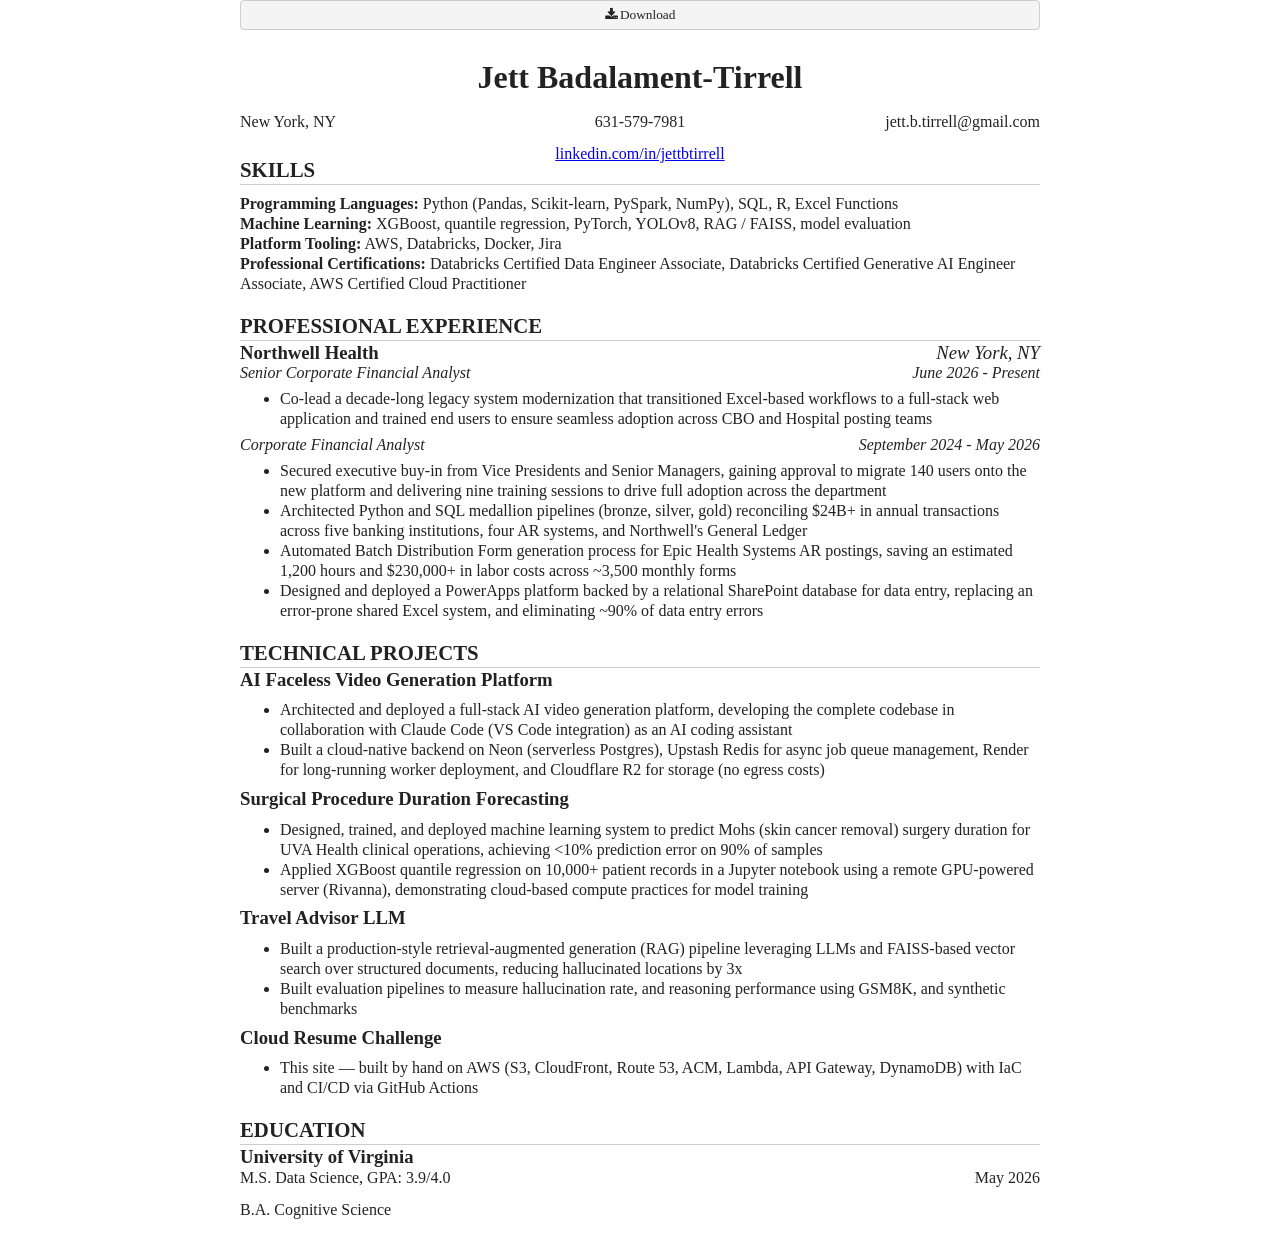
<file: index.html>
<!DOCTYPE HTML>
<html lang="en-US">
<head>
    <meta charset="UTF-8">
    <title>Jett Badalament-Tirrell | Resume</title>
    <link rel="stylesheet" href="style.css"/>
    <link rel="stylesheet" href="https://cdnjs.cloudflare.com/ajax/libs/font-awesome/4.7.0/css/font-awesome.min.css">
    <script src="visitor_count.js" defer></script>
</head>
<body>
<div class="container">
    <header>
        <a href="Jett_Badalament-Tirrell_Resume.pdf" download="Jett_Badalament-Tirrell_Resume.pdf">
            <button class="btn" style="width:100%"><i class="fa fa-download"></i> Download</button>
        </a>
        <h1 id="name">Jett Badalament-Tirrell</h1>
        <div id="textbox" class="textbox">
            <p class="alignleft">New York, NY</p>
            <p class="aligncenter">631-579-7981</p>
            <p class="alignright">jett.b.tirrell@gmail.com</p>
        </div>
        <div style="clear: both;"></div>
        <div id="textbox2" class="textbox">
            <p class="alignleft"></p>
            <p class="aligncenter"><a href="https://linkedin.com/in/jettbtirrell" target="_blank">linkedin.com/in/jettbtirrell</a></p>
            <p class="alignright"></p>
        </div>
        <div style="clear: both;"></div>
        <dt class="counter_st"></dt>
    </header>

    <main>
        <section id="competencies">
            <h2 class="title">SKILLS</h2>
            <hr>
            <ul class="competencies_list">
                <li><b>Programming Languages:</b> Python (Pandas, Scikit-learn, PySpark, NumPy), SQL, R, Excel Functions</li>
                <li><b>Machine Learning:</b> XGBoost, quantile regression, PyTorch, YOLOv8, RAG / FAISS, model evaluation</li>
                <li><b>Platform Tooling:</b> AWS, Databricks, Docker, Jira</li>
                <li><b>Professional Certifications:</b> Databricks Certified Data Engineer Associate, Databricks Certified Generative AI Engineer Associate, AWS Certified Cloud Practitioner</li>
            </ul>
        </section>

        <section id="Professional Experience">
            <h2 class="title">PROFESSIONAL EXPERIENCE</h2>
            <hr>

            <company class="company">
                <h3 class="companyname"><b>Northwell Health</b>
                    <span class="right"><i>New York, NY</i></span>
                </h3>
                <role class="role">
                    <p>
                        <span class="left"><i>Senior Corporate Financial Analyst</i></span>
                        <span class="right"><i>June 2026 - Present</i></span>
                        <br>
                    </p>
                    <responsibilities class="responsibilities">
                        <ul>
                            <li>Co-lead a decade-long legacy system modernization that transitioned Excel-based
                                workflows to a full-stack web application and trained end users to ensure seamless
                                adoption across CBO and Hospital posting teams
                            </li>
                        </ul>
                    </responsibilities>
                </role>
                <role class="role">
                    <p>
                        <span class="left"><i>Corporate Financial Analyst</i></span>
                        <span class="right"><i>September 2024 - May 2026</i></span>
                        <br>
                    </p>
                    <responsibilities class="responsibilities">
                        <ul>
                            <li>Secured executive buy-in from Vice Presidents and Senior Managers, gaining approval
                                to migrate 140 users onto the new platform and delivering nine training sessions to
                                drive full adoption across the department
                            </li>
                            <li>Architected Python and SQL medallion pipelines (bronze, silver, gold) reconciling
                                $24B+ in annual transactions across five banking institutions, four AR systems, and
                                Northwell's General Ledger
                            </li>
                            <li>Automated Batch Distribution Form generation process for Epic Health Systems AR
                                postings, saving an estimated 1,200 hours and $230,000+ in labor costs across
                                ~3,500 monthly forms
                            </li>
                            <li>Designed and deployed a PowerApps platform backed by a relational SharePoint
                                database for data entry, replacing an error-prone shared Excel system, and
                                eliminating ~90% of data entry errors
                            </li>
                        </ul>
                    </responsibilities>
                </role>
            </company>
        </section>

        <section id="personal_projects">
            <h2 class="title">TECHNICAL PROJECTS</h2>
            <hr>

            <company class="company">
                <h3 class="companyname"><b>AI Faceless Video Generation Platform</b></h3>
                <responsibilities class="responsibilities">
                    <ul>
                        <li>Architected and deployed a full-stack AI video generation platform, developing the
                            complete codebase in collaboration with Claude Code (VS Code integration) as an AI
                            coding assistant
                        </li>
                        <li>Built a cloud-native backend on Neon (serverless Postgres), Upstash Redis for async
                            job queue management, Render for long-running worker deployment, and Cloudflare R2
                            for storage (no egress costs)
                        </li>
                    </ul>
                </responsibilities>
            </company>

            <company class="company">
                <h3 class="companyname"><b>Surgical Procedure Duration Forecasting</b></h3>
                <responsibilities class="responsibilities">
                    <ul>
                        <li>Designed, trained, and deployed machine learning system to predict Mohs (skin cancer
                            removal) surgery duration for UVA Health clinical operations, achieving &lt;10%
                            prediction error on 90% of samples
                        </li>
                        <li>Applied XGBoost quantile regression on 10,000+ patient records in a Jupyter notebook
                            using a remote GPU-powered server (Rivanna), demonstrating cloud-based compute
                            practices for model training
                        </li>
                    </ul>
                </responsibilities>
            </company>

            <company class="company">
                <h3 class="companyname"><b>Travel Advisor LLM</b></h3>
                <responsibilities class="responsibilities">
                    <ul>
                        <li>Built a production-style retrieval-augmented generation (RAG) pipeline leveraging LLMs
                            and FAISS-based vector search over structured documents, reducing hallucinated
                            locations by 3x
                        </li>
                        <li>Built evaluation pipelines to measure hallucination rate, and reasoning performance
                            using GSM8K, and synthetic benchmarks
                        </li>
                    </ul>
                </responsibilities>
            </company>

            <company class="company">
                <h3 class="companyname"><b>Cloud Resume Challenge</b></h3>
                <responsibilities class="responsibilities">
                    <ul>
                        <li>This site — built by hand on AWS (S3, CloudFront, Route 53, ACM, Lambda, API Gateway,
                            DynamoDB) with IaC and CI/CD via GitHub Actions
                        </li>
                    </ul>
                </responsibilities>
            </company>
        </section>

        <section id="Education">
            <h2 class="title">EDUCATION</h2>
            <hr>
            <school class="school">
                <h3 class="schoolname">University of Virginia</h3>
                <degree_ class="degree">
                    <p>
                        <span class="left">M.S. Data Science, GPA: 3.9/4.0</span><span class="right">May 2026</span>
                    <div style="clear: both;"></div>
                    <br>
                    </p>
                </degree_>
                <degree_ class="degree">
                    <p>
                        <span class="left">B.A. Cognitive Science</span><span class="right"></span>
                        <br>
                    </p>
                </degree_>
            </school>
        </section>
    </main>
</div> <!-- end container -->
</body>
</html>
</file>
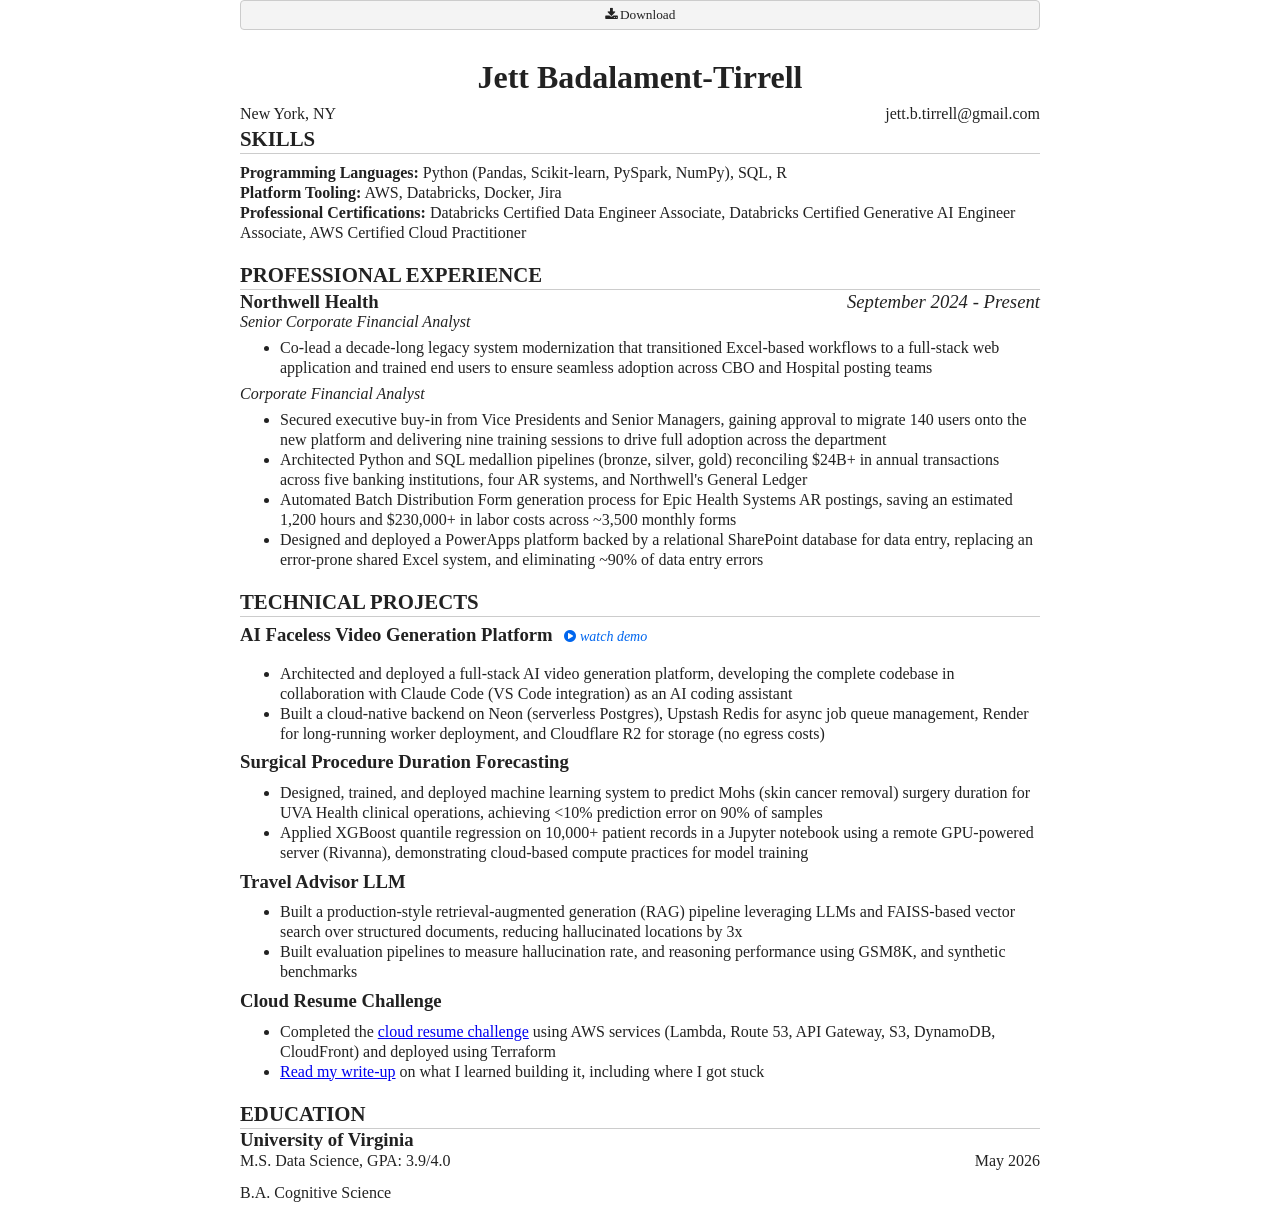
<file: frontend/index.html>
<!DOCTYPE HTML>
<html lang="en-US">
<head>
    <meta charset="UTF-8">
    <title>Jett Badalament-Tirrell | Resume</title>
    <link rel="stylesheet" href="style.css"/>
    <link rel="stylesheet" href="https://cdnjs.cloudflare.com/ajax/libs/font-awesome/4.7.0/css/font-awesome.min.css">
    <script src="visitor_count.js" defer></script>
</head>
<body>
<div class="container">
    <header>
        <a href="Jett_Badalament-Tirrell_Resume.pdf" download="Jett_Badalament-Tirrell_Resume.pdf">
            <button class="btn" style="width:100%"><i class="fa fa-download"></i> Download</button>
        </a>
        <h1 id="name">Jett Badalament-Tirrell</h1>
        <div class="contact-line">
            <span class="left">New York, NY</span>
            <span class="right">jett.b.tirrell@gmail.com</span>
        </div>
        <div style="clear: both;"></div>
        <dt class="counter_st"></dt>
    </header>

    <main>
        <section id="competencies">
            <h2 class="title">SKILLS</h2>
            <hr>
            <ul class="competencies_list">
                <li><b>Programming Languages:</b> Python (Pandas, Scikit-learn, PySpark, NumPy), SQL, R</li>
                <li><b>Platform Tooling:</b> AWS, Databricks, Docker, Jira</li>
                <li><b>Professional Certifications:</b> Databricks Certified Data Engineer Associate, Databricks Certified Generative AI Engineer Associate, AWS Certified Cloud Practitioner</li>
            </ul>
        </section>

        <section id="Professional Experience">
            <h2 class="title">PROFESSIONAL EXPERIENCE</h2>
            <hr>

            <company class="company">
                <h3 class="companyname"><b>Northwell Health</b>
                    <span class="right"><i>September 2024 - Present</i></span>
                </h3>
                <role class="role">
                    <p>
                        <span class="left"><i>Senior Corporate Financial Analyst</i></span>
                        <br>
                    </p>
                    <responsibilities class="responsibilities">
                        <ul>
                            <li>Co-lead a decade-long legacy system modernization that transitioned Excel-based
                                workflows to a full-stack web application and trained end users to ensure seamless
                                adoption across CBO and Hospital posting teams
                            </li>
                        </ul>
                    </responsibilities>
                </role>
                <role class="role">
                    <p>
                        <span class="left"><i>Corporate Financial Analyst</i></span>
                        <br>
                    </p>
                    <responsibilities class="responsibilities">
                        <ul>
                            <li>Secured executive buy-in from Vice Presidents and Senior Managers, gaining approval
                                to migrate 140 users onto the new platform and delivering nine training sessions to
                                drive full adoption across the department
                            </li>
                            <li>Architected Python and SQL medallion pipelines (bronze, silver, gold) reconciling
                                $24B+ in annual transactions across five banking institutions, four AR systems, and
                                Northwell's General Ledger
                            </li>
                            <li>Automated Batch Distribution Form generation process for Epic Health Systems AR
                                postings, saving an estimated 1,200 hours and $230,000+ in labor costs across
                                ~3,500 monthly forms
                            </li>
                            <li>Designed and deployed a PowerApps platform backed by a relational SharePoint
                                database for data entry, replacing an error-prone shared Excel system, and
                                eliminating ~90% of data entry errors
                            </li>
                        </ul>
                    </responsibilities>
                </role>
            </company>
        </section>

        <section id="personal_projects">
            <h2 class="title">TECHNICAL PROJECTS</h2>
            <hr>

            <company class="company video-demo-trigger" id="faceless-video-project" tabindex="0" data-video="assets/faceless-demo.mp4">
                <h3 class="companyname"><b>AI Faceless Video Generation Platform</b> <span class="video-hint"><i class="fa fa-play-circle"></i> watch demo</span></h3>
                <responsibilities class="responsibilities">
                    <ul>
                        <li>Architected and deployed a full-stack AI video generation platform, developing the
                            complete codebase in collaboration with Claude Code (VS Code integration) as an AI
                            coding assistant
                        </li>
                        <li>Built a cloud-native backend on Neon (serverless Postgres), Upstash Redis for async
                            job queue management, Render for long-running worker deployment, and Cloudflare R2
                            for storage (no egress costs)
                        </li>
                    </ul>
                </responsibilities>
            </company>

            <company class="company">
                <h3 class="companyname"><b>Surgical Procedure Duration Forecasting</b></h3>
                <responsibilities class="responsibilities">
                    <ul>
                        <li>Designed, trained, and deployed machine learning system to predict Mohs (skin cancer
                            removal) surgery duration for UVA Health clinical operations, achieving &lt;10%
                            prediction error on 90% of samples
                        </li>
                        <li>Applied XGBoost quantile regression on 10,000+ patient records in a Jupyter notebook
                            using a remote GPU-powered server (Rivanna), demonstrating cloud-based compute
                            practices for model training
                        </li>
                    </ul>
                </responsibilities>
            </company>

            <company class="company">
                <h3 class="companyname"><b>Travel Advisor LLM</b></h3>
                <responsibilities class="responsibilities">
                    <ul>
                        <li>Built a production-style retrieval-augmented generation (RAG) pipeline leveraging LLMs
                            and FAISS-based vector search over structured documents, reducing hallucinated
                            locations by 3x
                        </li>
                        <li>Built evaluation pipelines to measure hallucination rate, and reasoning performance
                            using GSM8K, and synthetic benchmarks
                        </li>
                    </ul>
                </responsibilities>
            </company>

            <company class="company" id="cloud-resume-video-project">
                <h3 class="companyname"><b>Cloud Resume Challenge</b></h3>
                <responsibilities class="responsibilities">
                    <ul>
                        <li>Completed the <a href="https://cloudresumechallenge.dev/docs/the-challenge/aws/" target="_blank">cloud resume challenge</a> using AWS services (Lambda, Route 53, API Gateway, S3, DynamoDB, CloudFront) and deployed using Terraform</li>
                        <li><a href="https://jett.hashnode.dev/putting-my-aws-ccp-into-practice" target="_blank">Read my write-up</a> on what I learned building it, including where I got stuck</li>
                    </ul>
                </responsibilities>
            </company>
        </section>

        <section id="Education">
            <h2 class="title">EDUCATION</h2>
            <hr>
            <school class="school">
                <h3 class="schoolname">University of Virginia</h3>
                <degree_ class="degree">
                    <p>
                        <span class="left">M.S. Data Science, GPA: 3.9/4.0</span><span class="right">May 2026</span>
                    <div style="clear: both;"></div>
                    <br>
                    </p>
                </degree_>
                <degree_ class="degree">
                    <p>
                        <span class="left">B.A. Cognitive Science</span><span class="right"></span>
                        <br>
                    </p>
                </degree_>
            </school>
        </section>
    </main>
</div> <!-- end container -->

<video id="video-preview" muted loop playsinline preload="none"></video>

<div id="video-modal">
    <button id="video-modal-close" aria-label="Close video"><i class="fa fa-times"></i></button>
    <video id="video-modal-player" controls playsinline preload="none"></video>
</div>

<script src="video_demo.js" defer></script>
</body>
</html>
</file>
<file: style.css>
/* =============================================================================
   Reset basics
   ========================================================================== */
html { font-size: 100%; overflow-y: scroll; -webkit-text-size-adjust: 100%; -ms-text-size-adjust: 100%; }
body { margin: 0; font-size: 1em; line-height: 1.0; }
body, button, input, select, textarea { font-family: "Times New Roman", Times, serif; color: #222; }
hr { display: block; height: 1px; border: 0; border-top: 1px solid #ccc; margin: 1em 0; padding: 0; }
a { color: #00e; }
a:visited { color: #551a8b; }
a:hover { color: #06e; }

/* =============================================================================
   Layout
   ========================================================================== */
.container {
    width: 100%;
    max-width: 800px;
    margin: 0 auto;
}

.alignleft {
    float: left;
    width: 33.33333%;
    text-align: left;
}
.aligncenter {
    float: left;
    width: 33.33333%;
    text-align: center;
}
.alignright {
    float: left;
    width: 33.33333%;
    text-align: right;
}

.right { float: right; }
.left { float: left; }

.title {
    line-height: 0em;
    margin-bottom: -.1em;
}

.schoolname {
    margin-bottom: 1.1em;
    line-height: 0em;
}
.companyname {
    font-weight: normal;
    margin-bottom: 1.1em;
    line-height: 0em;
}
.degree {
    margin-top: 0em;
    margin-bottom: 0em;
    line-height: 0em;
}

.counter_st {
    text-align: right;
    margin-top: -2em;
    margin-bottom: 0em;
    line-height: 0em;
    font-size: 0.85em;
    color: #666;
}

.textbox {
    text-align: right;
    margin-top: 0em;
    margin-bottom: 0em;
    line-height: 0em;
}

.role {
    margin-top: 0em;
    margin-bottom: 0em;
    line-height: 0em;
}

.responsibilities {
    margin-top: 1em;
    margin-bottom: 0em;
    line-height: 1.25em;
}

.competencies_list {
    list-style-type: none;
    line-height: 1.25em;
    padding-left: 0px;
}

.company { margin-bottom: 1.5em; }

.btn {
    background: #f4f4f4;
    border: 1px solid #ccc;
    border-radius: 4px;
    padding: 6px 12px;
    cursor: pointer;
    margin-bottom: 0.5em;
}
.btn:hover { background: #e8e8e8; }

h1 { text-align: center; line-height: 1.2em; margin-bottom: 0.3em; }
h2 { line-height: 0em; font-size: 1.3em; }
h3 { line-height: 0em; }
hr { margin-bottom: -.5em; }
section { margin-bottom: 2em; }

/* =============================================================================
   Print styles
   ========================================================================== */
@media print {
    .btn { display: none; }
    a[href]:after { content: ""; }
}
</file>
<file: frontend/style.css>
/* =============================================================================
   Reset basics
   ========================================================================== */
html { font-size: 100%; overflow-y: scroll; -webkit-text-size-adjust: 100%; -ms-text-size-adjust: 100%; }
body { margin: 0; font-size: 1em; line-height: 1.0; }
body, button, input, select, textarea { font-family: "Times New Roman", Times, serif; color: #222; }
hr { display: block; height: 1px; border: 0; border-top: 1px solid #ccc; margin: 1em 0; padding: 0; }
a { color: #00e; }
a:visited { color: #551a8b; }
a:hover { color: #06e; }

/* =============================================================================
   Layout
   ========================================================================== */
.container {
    width: 100%;
    max-width: 800px;
    margin: 0 auto;
}

.right { float: right; }
.left { float: left; }

.title {
    line-height: 0em;
    margin-bottom: -.1em;
}

.schoolname {
    margin-bottom: 1.1em;
    line-height: 0em;
}
.companyname {
    font-weight: normal;
    margin-bottom: 1.1em;
    line-height: 0em;
}
.degree {
    margin-top: 0em;
    margin-bottom: 0em;
    line-height: 0em;
}

.counter_st {
    text-align: right;
    margin-top: 0.5em;
    margin-bottom: 0em;
    line-height: 1.2em;
    font-size: 0.85em;
    color: #666;
}

.contact-line {
    display: flex;
    justify-content: space-between;
    margin-top: 0.3em;
    margin-bottom: 0.3em;
}

.role {
    margin-top: 0em;
    margin-bottom: 0em;
    line-height: 0em;
}

.responsibilities {
    margin-top: 1em;
    margin-bottom: 0em;
    line-height: 1.25em;
}

.competencies_list {
    list-style-type: none;
    line-height: 1.25em;
    padding-left: 0px;
}

.company { margin-bottom: 1.5em; }

.btn {
    background: #f4f4f4;
    border: 1px solid #ccc;
    border-radius: 4px;
    padding: 6px 12px;
    cursor: pointer;
    margin-bottom: 0.5em;
}
.btn:hover { background: #e8e8e8; }

h1 { text-align: center; line-height: 1.2em; margin-bottom: 0.3em; }
h2 { line-height: 0em; font-size: 1.3em; }
h3 { line-height: 0em; }
hr { margin-bottom: -.5em; }
section { margin-bottom: 2em; }

/* =============================================================================
   Video demo (hover preview + fullscreen)
   ========================================================================== */
.video-demo-trigger {
    cursor: pointer;
    border-radius: 4px;
    transition: background-color 0.15s ease;
}
.video-demo-trigger:hover,
.video-demo-trigger:focus-visible {
    background-color: #f4f8ff;
}

.video-hint {
    font-size: 0.75em;
    font-weight: normal;
    font-style: italic;
    color: #06e;
    margin-left: 0.5em;
    white-space: nowrap;
}

#video-preview {
    position: fixed;
    top: 0;
    left: 0;
    width: 320px;
    max-width: 40vw;
    aspect-ratio: 16 / 9;
    border-radius: 8px;
    box-shadow: 0 6px 24px rgba(0, 0, 0, 0.35);
    pointer-events: none;
    z-index: 1000;
    background: #000;
    display: none;
}
#video-preview.visible { display: block; }

#video-modal {
    display: none;
    position: fixed;
    inset: 0;
    background: rgba(0, 0, 0, 0.9);
    z-index: 2000;
    align-items: center;
    justify-content: center;
}
#video-modal.visible { display: flex; }

#video-modal-player {
    max-width: 90vw;
    max-height: 90vh;
}

#video-modal-close {
    position: absolute;
    top: 1.5em;
    right: 1.5em;
    background: rgba(255, 255, 255, 0.1);
    color: #fff;
    border: 1px solid rgba(255, 255, 255, 0.4);
    border-radius: 50%;
    width: 2.5em;
    height: 2.5em;
    font-size: 1em;
    cursor: pointer;
}
#video-modal-close:hover { background: rgba(255, 255, 255, 0.25); }

@media (max-width: 600px) {
    #video-preview { display: none !important; }
}

/* =============================================================================
   Print styles
   ========================================================================== */
@media print {
    .btn { display: none; }
    a[href]:after { content: ""; }
    .video-hint, #video-preview, #video-modal { display: none !important; }
}
</file>
